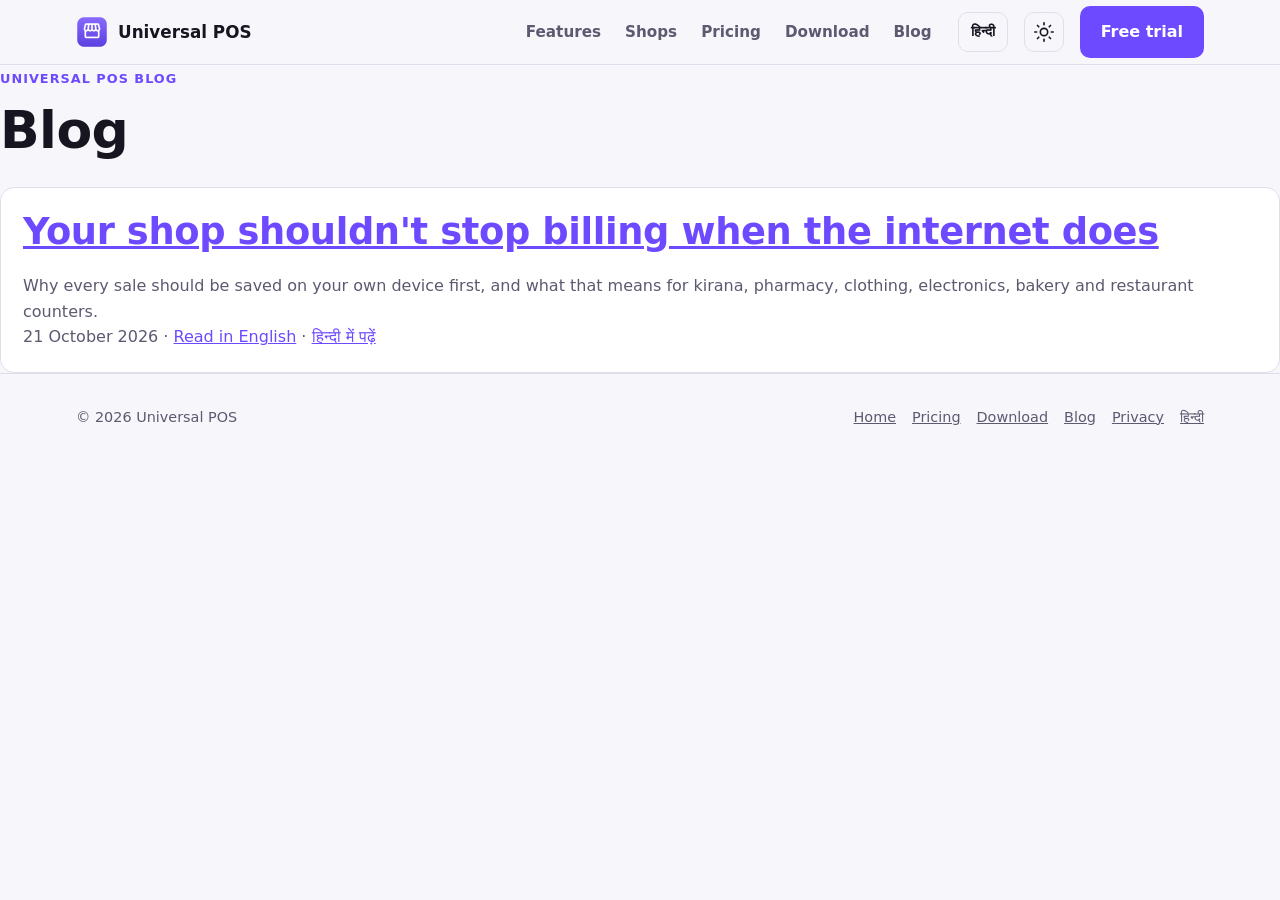
<file: blog/index.html>
<!doctype html>
<html lang="en">
<head>
<meta charset="utf-8">
<meta name="viewport" content="width=device-width, initial-scale=1">
<!-- Google tag (gtag.js) -->
<script async src="https://www.googletagmanager.com/gtag/js?id=G-1BH9V4SG4S"></script>
<script>
  window.dataLayer = window.dataLayer || [];
  function gtag(){dataLayer.push(arguments);}
  gtag('js', new Date());

  gtag('config', 'G-1BH9V4SG4S');
</script>
<title>Universal POS Blog — Retail, Restaurant &amp; GST Billing Insights</title>
<meta name="description" content="Tips, guides, and insights for Indian shop owners: offline POS billing, GST compliance, inventory control, thermal printing, and multi-counter till setup.">
<meta name="keywords" content="POS blog, retail billing tips, GST billing guide, restaurant billing software, offline POS insights, kirana store management">
<meta name="robots" content="index, follow, max-image-preview:large, max-snippet:-1, max-video-preview:-1">
<meta name="author" content="Universal POS">
<meta name="theme-color" content="#6d4aff">

<link rel="canonical" href="https://universalpos2026-cyber.github.io/universalpos/blog/">
<meta property="og:site_name" content="Universal POS">
<meta property="og:title" content="Universal POS Blog — Retail &amp; Restaurant Billing Insights">
<meta property="og:description" content="Tips, guides, and insights for Indian shop owners: offline POS billing, GST compliance, and stock control.">
<meta property="og:image" content="https://universalpos2026-cyber.github.io/universalpos/assets/og.jpg">
<meta property="og:image:secure_url" content="https://universalpos2026-cyber.github.io/universalpos/assets/og.jpg">
<meta property="og:image:type" content="image/jpeg">
<meta property="og:image:width" content="1200">
<meta property="og:image:height" content="630">
<meta property="og:type" content="website">
<meta property="og:url" content="https://universalpos2026-cyber.github.io/universalpos/blog/">
<meta property="og:locale" content="en_IN">

<meta name="twitter:card" content="summary_large_image">
<meta name="twitter:title" content="Universal POS Blog — Retail &amp; Restaurant Billing Insights">
<meta name="twitter:description" content="Tips, guides, and insights for Indian shop owners: offline POS billing, GST compliance, and stock control.">
<meta name="twitter:image" content="https://universalpos2026-cyber.github.io/universalpos/assets/og.jpg">

<link rel="icon" type="image/png" href="../assets/logo.png">
<link rel="apple-touch-icon" href="../assets/logo.png">
<link rel="stylesheet" href="../assets/site.css?v=6">

<script type="application/ld+json">
{
  "@context": "https://schema.org",
  "@graph": [
    {
      "@type": "BreadcrumbList",
      "itemListElement": [
        {
          "@type": "ListItem",
          "position": 1,
          "name": "Home",
          "item": "https://universalpos2026-cyber.github.io/universalpos/"
        },
        {
          "@type": "ListItem",
          "position": 2,
          "name": "Blog",
          "item": "https://universalpos2026-cyber.github.io/universalpos/blog/"
        }
      ]
    },
    {
      "@type": "CollectionPage",
      "@id": "https://universalpos2026-cyber.github.io/universalpos/blog/#webpage",
      "url": "https://universalpos2026-cyber.github.io/universalpos/blog/",
      "name": "Universal POS Blog",
      "description": "Tips, guides, and news for Indian shop owners regarding offline POS, GST, and inventory management.",
      "publisher": {
        "@type": "Organization",
        "name": "Universal POS",
        "url": "https://universalpos2026-cyber.github.io/universalpos/",
        "logo": "https://universalpos2026-cyber.github.io/universalpos/assets/logo.png"
      }
    }
  ]
}
</script>
<script>try { const t = localStorage.getItem("theme"); if (t) document.documentElement.dataset.theme = t; } catch (e) {}</script>
</head>
<body>
<a href="#main" class="skip-link">Skip to main content</a>

<svg width="0" height="0" style="position:absolute" aria-hidden="true">
  <symbol id="i-sun" viewBox="0 0 24 24"><circle cx="12" cy="12" r="4"/><path d="M12 2v2M12 20v2M4.9 4.9l1.4 1.4M17.7 17.7l1.4 1.4M2 12h2M20 12h2M4.9 19.1l1.4-1.4M17.7 6.3l1.4-1.4"/></symbol>
  <symbol id="i-menu" viewBox="0 0 24 24"><path d="M4 7h16M4 12h16M4 17h16"/></symbol>
  <symbol id="i-download" viewBox="0 0 24 24"><path d="M12 3v12M7 10l5 5 5-5M4 20h16"/></symbol>
  <symbol id="i-chat" viewBox="0 0 24 24"><path d="M20 11.5a8.5 8.5 0 0 1-12.6 7.4L3 20l1.2-4.2A8.5 8.5 0 1 1 20 11.5z"/></symbol>
</svg>

<header class="top">
  <div class="wrap nav">
    <a class="brand" href="../index.html"><img src="../assets/logo.png" alt="Universal POS logo" width="32" height="32">Universal POS</a>
    <nav class="nav-links" id="navLinks" aria-label="Sections">
      <a href="../index.html#features">Features</a>
      <a href="../index.html#shops">Shops</a>
      <a href="../index.html#pricing">Pricing</a>
      <a href="../index.html#download">Download</a>
      <a href="index.html">Blog</a>
    </nav>
    <a class="lang-btn" href="../hi.html" hreflang="hi" lang="hi" title="हिन्दी में पढ़ें">हिन्दी</a>
    <button class="icon-btn" id="themeBtn" type="button" aria-label="Switch light or dark"><svg class="i"><use href="#i-sun"/></svg></button>
    <button class="icon-btn menu-btn" id="menuBtn" type="button" aria-label="Open menu" aria-expanded="false" aria-controls="navLinks"><svg class="i"><use href="#i-menu"/></svg></button>
    <a class="btn btn-primary cta-top" href="../index.html#download">Free trial</a>
  </div>
</header>

<main id="main">
<div class="post-list">
  <div><span class="eyebrow">Universal POS blog</span><h1>Blog</h1></div>
  <article class="card">
    <h2><a href="billing-without-internet.html">Your shop shouldn't stop billing when the internet does</a></h2>
    <p>Why every sale should be saved on your own device first, and what that means for kirana, pharmacy, clothing,
      electronics, bakery and restaurant counters.</p>
    <p class="meta">21 October 2026 · <a href="billing-without-internet.html">Read in English</a> ·
      <a href="billing-without-internet-hi.html" lang="hi">हिन्दी में पढ़ें</a></p>
  </article>
</div>
</main>

<footer>
  <div class="wrap">
    <span>© 2026 Universal POS</span>
    <nav aria-label="Footer">
      <a href="../index.html">Home</a><a href="../index.html#pricing">Pricing</a><a href="../index.html#download">Download</a><a href="index.html">Blog</a><a href="../index.html#privacy">Privacy</a><a href="../hi.html" hreflang="hi" lang="hi">हिन्दी</a>
    </nav>
  </div>
</footer>

<script src="../assets/blog.js?v=1"></script>
</body>
</html>
</file>
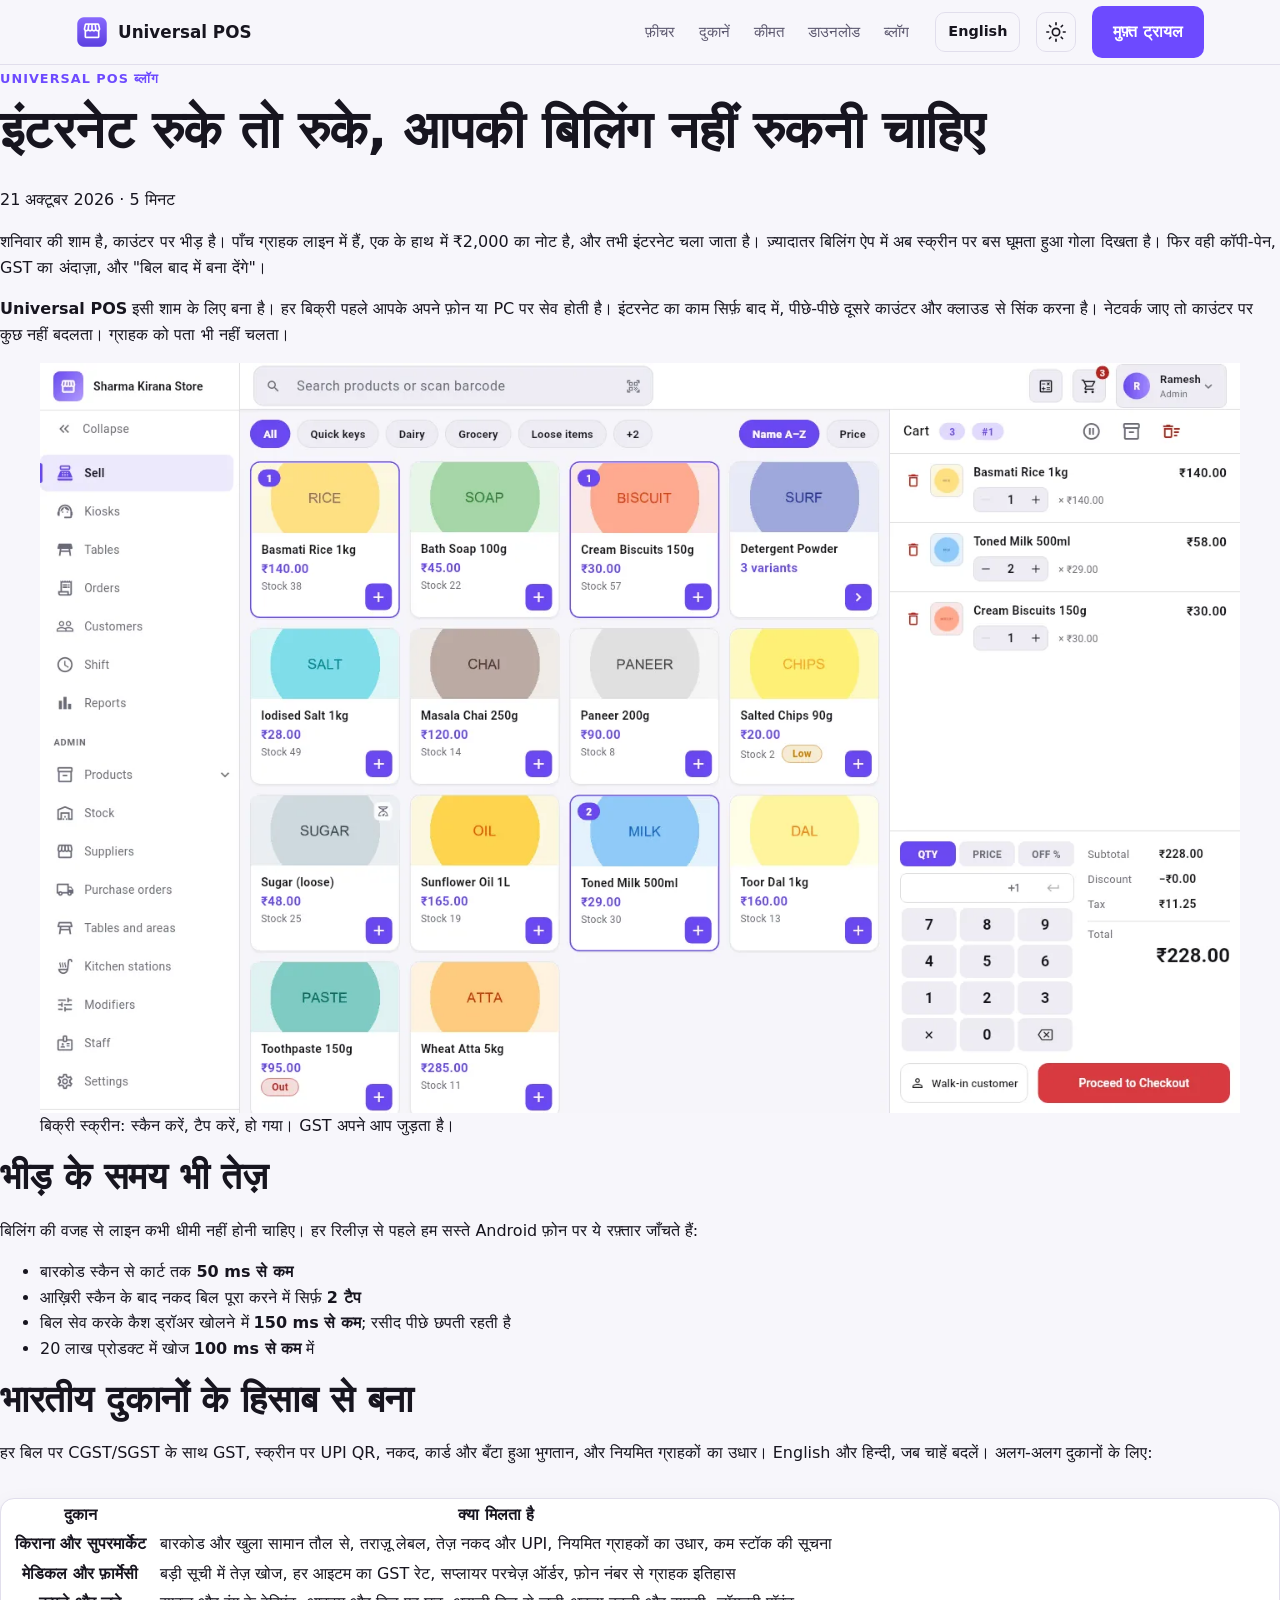
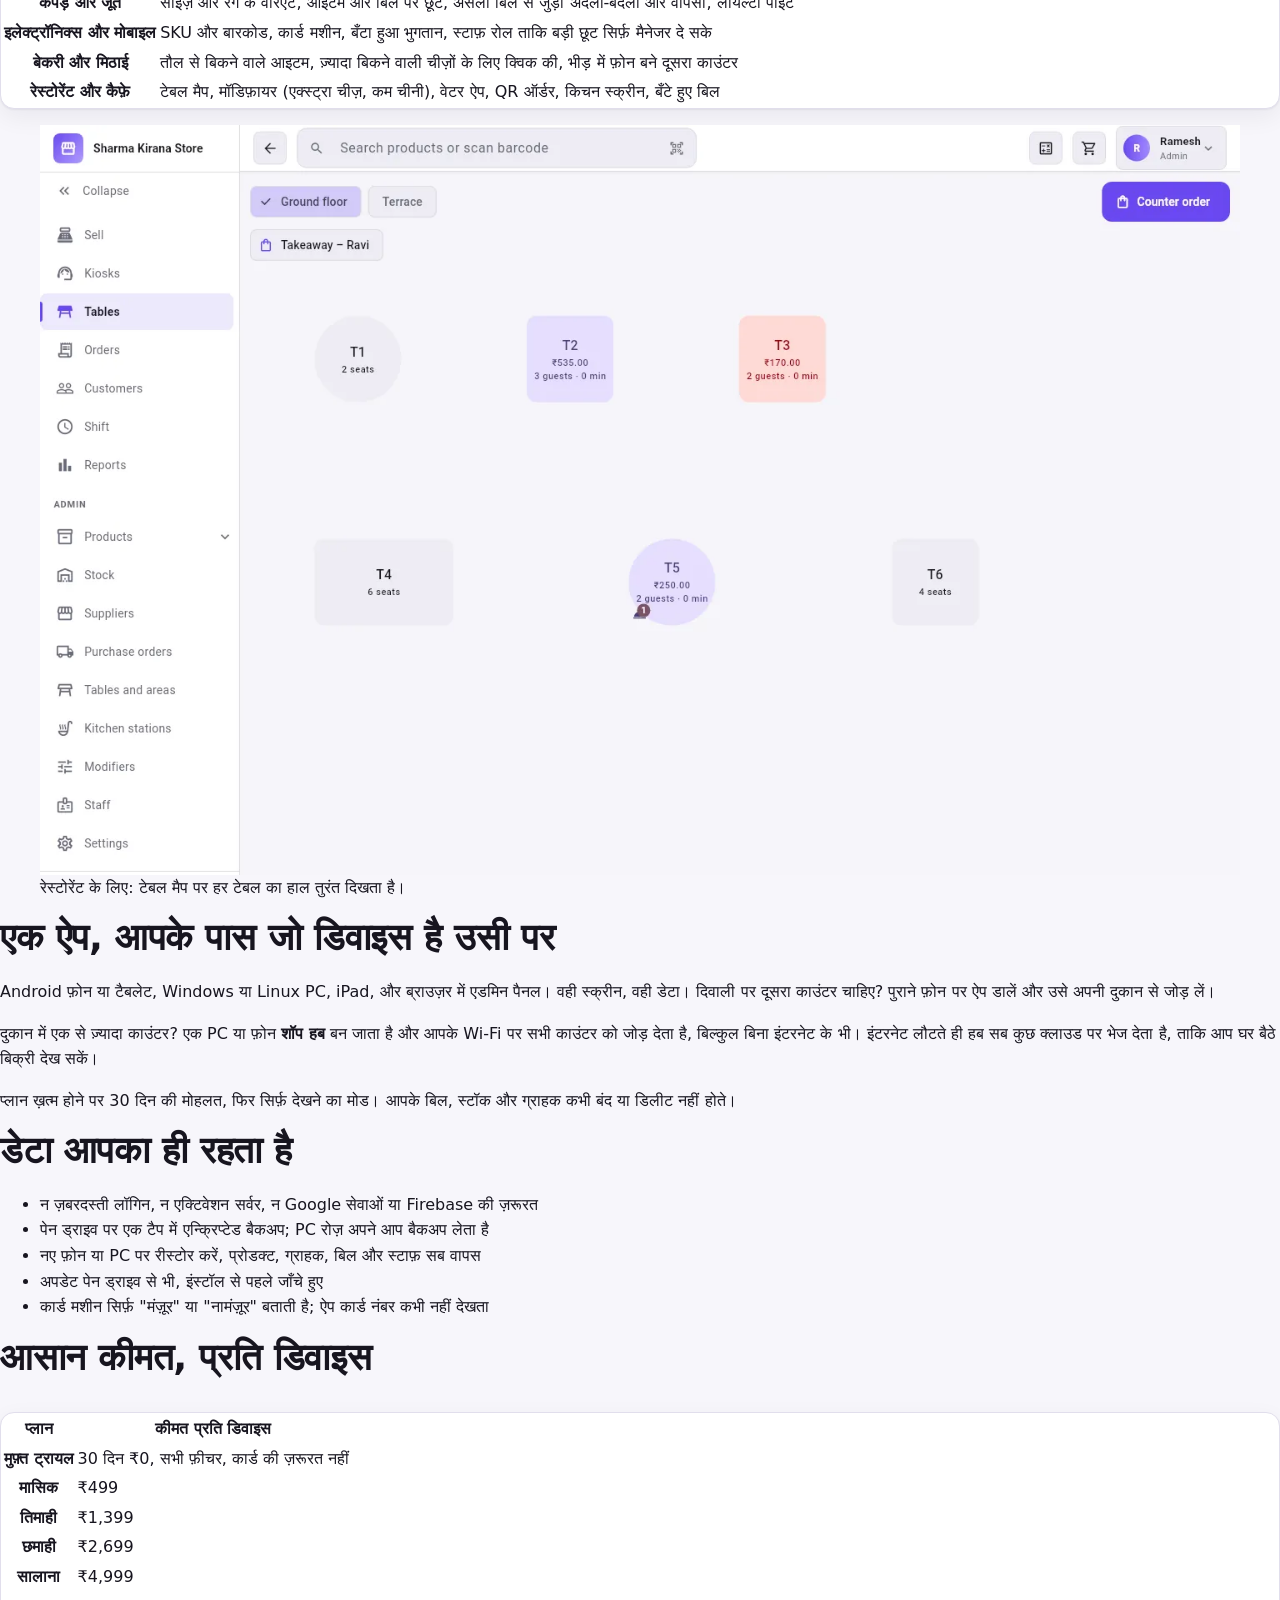
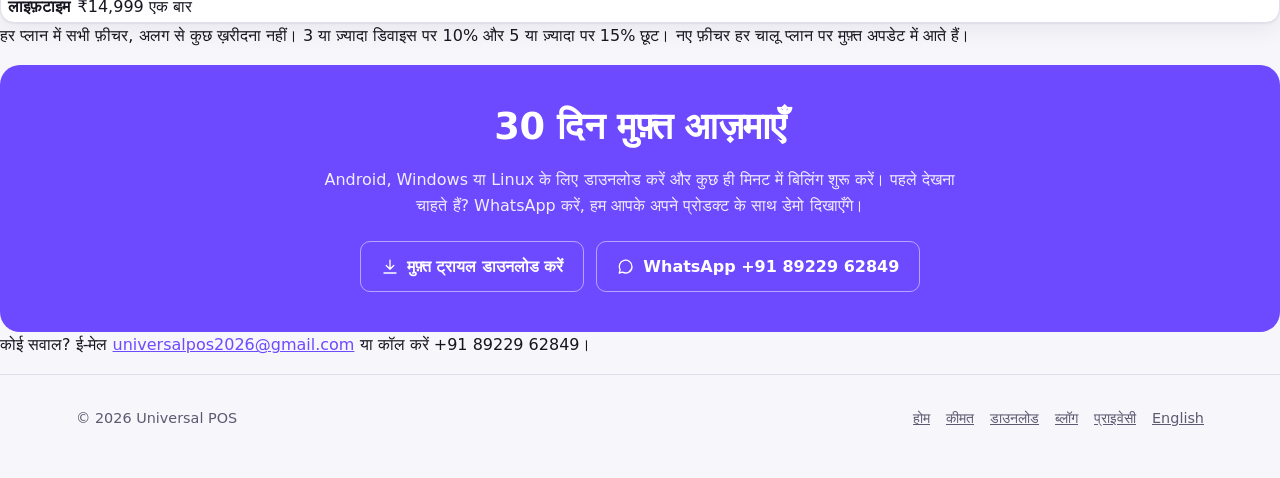
<file: blog/billing-without-internet-hi.html>
<!doctype html>
<html lang="hi">
<head>
<meta charset="utf-8">
<meta name="viewport" content="width=device-width, initial-scale=1">
<!-- Google tag (gtag.js) -->
<script async src="https://www.googletagmanager.com/gtag/js?id=G-1BH9V4SG4S"></script>
<script>
  window.dataLayer = window.dataLayer || [];
  function gtag(){dataLayer.push(arguments);}
  gtag('js', new Date());

  gtag('config', 'G-1BH9V4SG4S');
</script>
<title>बिना इंटरनेट बिलिंग: दुकानों के लिए ऑफ़लाइन POS क्यों जरूरी है | Universal POS</title>
<meta name="description" content="भारतीय दुकानों के लिए ऐसा बिलिंग सॉफ़्टवेयर जो इंटरनेट जाने पर भी चलता रहे: GST इनवॉइस, UPI QR, स्टॉक, ग्राहक खाता और काउंटर सिंक। 30 दिन फ्री ट्रायल।">
<meta name="keywords" content="बिना इंटरनेट बिलिंग, ऑफ़लाइन POS सॉफ्टवेयर, दुकान बिलिंग ऐप, ऑफ़लाइन GST बिलिंग, किराना बिलिंग सिस्टम">
<meta name="robots" content="index, follow, max-image-preview:large, max-snippet:-1, max-video-preview:-1">
<meta name="author" content="Universal POS Team">
<meta name="theme-color" content="#6d4aff">

<!-- Canonical & Multilingual Hreflang -->
<link rel="canonical" href="https://universalpos2026-cyber.github.io/universalpos/blog/billing-without-internet-hi.html">
<link rel="alternate" hreflang="x-default" href="https://universalpos2026-cyber.github.io/universalpos/blog/billing-without-internet.html">
<link rel="alternate" hreflang="en" href="https://universalpos2026-cyber.github.io/universalpos/blog/billing-without-internet.html">
<link rel="alternate" hreflang="hi" href="https://universalpos2026-cyber.github.io/universalpos/blog/billing-without-internet-hi.html">

<!-- Open Graph -->
<meta property="og:site_name" content="Universal POS">
<meta property="og:title" content="इंटरनेट रुके तो रुके, आपकी बिलिंग नहीं रुकनी चाहिए">
<meta property="og:description" content="बिना इंटरनेट चलने वाली बिलिंग: GST, UPI QR, स्टॉक, उधार, रेस्टोरेंट टेबल। 30 दिन मुफ़्त।">
<meta property="og:image" content="https://universalpos2026-cyber.github.io/universalpos/assets/og.jpg">
<meta property="og:image:secure_url" content="https://universalpos2026-cyber.github.io/universalpos/assets/og.jpg">
<meta property="og:image:type" content="image/jpeg">
<meta property="og:image:width" content="1200">
<meta property="og:image:height" content="630">
<meta property="og:type" content="article">
<meta property="og:url" content="https://universalpos2026-cyber.github.io/universalpos/blog/billing-without-internet-hi.html">
<meta property="og:locale" content="hi_IN">
<meta property="og:locale:alternate" content="en_IN">

<!-- Twitter Card -->
<meta name="twitter:card" content="summary_large_image">
<meta name="twitter:title" content="बिना इंटरनेट बिलिंग: दुकानों के लिए ऑफ़लाइन POS">
<meta name="twitter:description" content="भारतीय दुकानों के लिए ऑफ़लाइन POS। GST, UPI QR, स्टॉक, ग्राहक उधार खाता। 30 दिन फ्री ट्रायल।">
<meta name="twitter:image" content="https://universalpos2026-cyber.github.io/universalpos/assets/og.jpg">

<link rel="icon" type="image/png" href="../assets/logo.png">
<link rel="apple-touch-icon" href="../assets/logo.png">
<link rel="stylesheet" href="../assets/site.css?v=6">

<!-- Article & Breadcrumb Schema (JSON-LD) in Hindi -->
<script type="application/ld+json">
{
  "@context": "https://schema.org",
  "@graph": [
    {
      "@type": "BreadcrumbList",
      "itemListElement": [
        {
          "@type": "ListItem",
          "position": 1,
          "name": "होम",
          "item": "https://universalpos2026-cyber.github.io/universalpos/hi.html"
        },
        {
          "@type": "ListItem",
          "position": 2,
          "name": "ब्लॉग",
          "item": "https://universalpos2026-cyber.github.io/universalpos/blog/"
        },
        {
          "@type": "ListItem",
          "position": 3,
          "name": "बिना इंटरनेट बिलिंग",
          "item": "https://universalpos2026-cyber.github.io/universalpos/blog/billing-without-internet-hi.html"
        }
      ]
    },
    {
      "@type": "BlogPosting",
      "@id": "https://universalpos2026-cyber.github.io/universalpos/blog/billing-without-internet-hi.html#article",
      "headline": "इंटरनेट रुके तो रुके, आपकी बिलिंग नहीं रुकनी चाहिए",
      "description": "भारतीय दुकानों के लिए ऐसा बिलिंग सॉफ़्टवेयर जो इंटरनेट जाने पर भी बिना रुकावट चलता रहे।",
      "image": "https://universalpos2026-cyber.github.io/universalpos/assets/og.jpg",
      "datePublished": "2026-10-21T09:00:00+05:30",
      "dateModified": "2026-11-07T11:00:00+05:30",
      "inLanguage": "hi-IN",
      "author": {
        "@type": "Organization",
        "name": "Universal POS Team",
        "url": "https://universalpos2026-cyber.github.io/universalpos/"
      },
      "publisher": {
        "@type": "Organization",
        "name": "Universal POS",
        "url": "https://universalpos2026-cyber.github.io/universalpos/",
        "logo": {
          "@type": "ImageObject",
          "url": "https://universalpos2026-cyber.github.io/universalpos/assets/logo.png"
        }
      },
      "mainEntityOfPage": "https://universalpos2026-cyber.github.io/universalpos/blog/billing-without-internet-hi.html"
    }
  ]
}
</script>
<script>try { const t = localStorage.getItem("theme"); if (t) document.documentElement.dataset.theme = t; } catch (e) {}</script>
</head>
<body>
<a href="#main" class="skip-link">सीधे मुख्य सामग्री पर जाएँ</a>

<svg width="0" height="0" style="position:absolute" aria-hidden="true">
  <symbol id="i-sun" viewBox="0 0 24 24"><circle cx="12" cy="12" r="4"/><path d="M12 2v2M12 20v2M4.9 4.9l1.4 1.4M17.7 17.7l1.4 1.4M2 12h2M20 12h2M4.9 19.1l1.4-1.4M17.7 6.3l1.4-1.4"/></symbol>
  <symbol id="i-menu" viewBox="0 0 24 24"><path d="M4 7h16M4 12h16M4 17h16"/></symbol>
  <symbol id="i-download" viewBox="0 0 24 24"><path d="M12 3v12M7 10l5 5 5-5M4 20h16"/></symbol>
  <symbol id="i-chat" viewBox="0 0 24 24"><path d="M20 11.5a8.5 8.5 0 0 1-12.6 7.4L3 20l1.2-4.2A8.5 8.5 0 1 1 20 11.5z"/></symbol>
</svg>

<header class="top">
  <div class="wrap nav">
    <a class="brand" href="../hi.html"><img src="../assets/logo.png" alt="Universal POS लोगो" width="32" height="32">Universal POS</a>
    <nav class="nav-links" id="navLinks" aria-label="हिस्से">
      <a href="../hi.html#features">फ़ीचर</a>
      <a href="../hi.html#shops">दुकानें</a>
      <a href="../hi.html#pricing">कीमत</a>
      <a href="../hi.html#download">डाउनलोड</a>
      <a href="index.html">ब्लॉग</a>
    </nav>
    <a class="lang-btn" href="billing-without-internet.html" hreflang="en" lang="en" title="Read in English">English</a>
    <button class="icon-btn" id="themeBtn" type="button" aria-label="लाइट या डार्क"><svg class="i"><use href="#i-sun"/></svg></button>
    <button class="icon-btn menu-btn" id="menuBtn" type="button" aria-label="मेन्यू खोलें" aria-expanded="false" aria-controls="navLinks"><svg class="i"><use href="#i-menu"/></svg></button>
    <a class="btn btn-primary cta-top" href="../hi.html#download">मुफ़्त ट्रायल</a>
  </div>
</header>

<main id="main">
<article class="post">
  <span class="eyebrow">Universal POS ब्लॉग</span>
  <h1>इंटरनेट रुके तो रुके, आपकी बिलिंग नहीं रुकनी चाहिए</h1>
  <p class="meta">21 अक्टूबर 2026 · 5 मिनट</p>

  <p>शनिवार की शाम है, काउंटर पर भीड़ है। पाँच ग्राहक लाइन में हैं, एक के हाथ में ₹2,000 का नोट है, और तभी इंटरनेट
    चला जाता है। ज़्यादातर बिलिंग ऐप में अब स्क्रीन पर बस घूमता हुआ गोला दिखता है। फिर वही कॉपी-पेन, GST का अंदाज़ा, और
    "बिल बाद में बना देंगे"।</p>

  <p><strong>Universal POS</strong> इसी शाम के लिए बना है। हर बिक्री पहले आपके अपने फ़ोन या PC पर सेव होती है। इंटरनेट
    का काम सिर्फ़ बाद में, पीछे-पीछे दूसरे काउंटर और क्लाउड से सिंक करना है। नेटवर्क जाए तो काउंटर पर कुछ नहीं बदलता।
    ग्राहक को पता भी नहीं चलता।</p>

  <figure>
    <img src="../assets/screens/light/11-cart.webp" width="1440" height="900" loading="lazy" alt="Universal POS बिक्री स्क्रीन: कार्ट, नंबर पैड और GST जोड़">
    <figcaption>बिक्री स्क्रीन: स्कैन करें, टैप करें, हो गया। GST अपने आप जुड़ता है।</figcaption>
  </figure>

  <h2>भीड़ के समय भी तेज़</h2>
  <p>बिलिंग की वजह से लाइन कभी धीमी नहीं होनी चाहिए। हर रिलीज़ से पहले हम सस्ते Android फ़ोन पर ये रफ़्तार जाँचते हैं:</p>
  <ul>
    <li>बारकोड स्कैन से कार्ट तक <strong>50 ms से कम</strong></li>
    <li>आख़िरी स्कैन के बाद नकद बिल पूरा करने में सिर्फ़ <strong>2 टैप</strong></li>
    <li>बिल सेव करके कैश ड्रॉअर खोलने में <strong>150 ms से कम</strong>; रसीद पीछे छपती रहती है</li>
    <li>20 लाख प्रोडक्ट में खोज <strong>100 ms से कम</strong> में</li>
  </ul>

  <h2>भारतीय दुकानों के हिसाब से बना</h2>
  <p>हर बिल पर CGST/SGST के साथ GST, स्क्रीन पर UPI QR, नकद, कार्ड और बँटा हुआ भुगतान, और नियमित ग्राहकों का उधार।
    English और हिन्दी, जब चाहें बदलें। अलग-अलग दुकानों के लिए:</p>

  <div class="table-wrap">
    <table>
      <thead><tr><th scope="col">दुकान</th><th scope="col">क्या मिलता है</th></tr></thead>
      <tbody>
        <tr><th scope="row">किराना और सुपरमार्केट</th><td>बारकोड और खुला सामान तौल से, तराज़ू लेबल, तेज़ नकद और UPI, नियमित ग्राहकों का उधार, कम स्टॉक की सूचना</td></tr>
        <tr><th scope="row">मेडिकल और फ़ार्मेसी</th><td>बड़ी सूची में तेज़ खोज, हर आइटम का GST रेट, सप्लायर परचेज़ ऑर्डर, फ़ोन नंबर से ग्राहक इतिहास</td></tr>
        <tr><th scope="row">कपड़े और जूते</th><td>साइज़ और रंग के वेरिएंट, आइटम और बिल पर छूट, असली बिल से जुड़ी अदला-बदली और वापसी, लॉयल्टी पॉइंट</td></tr>
        <tr><th scope="row">इलेक्ट्रॉनिक्स और मोबाइल</th><td>SKU और बारकोड, कार्ड मशीन, बँटा हुआ भुगतान, स्टाफ़ रोल ताकि बड़ी छूट सिर्फ़ मैनेजर दे सके</td></tr>
        <tr><th scope="row">बेकरी और मिठाई</th><td>तौल से बिकने वाले आइटम, ज़्यादा बिकने वाली चीज़ों के लिए क्विक की, भीड़ में फ़ोन बने दूसरा काउंटर</td></tr>
        <tr><th scope="row">रेस्टोरेंट और कैफ़े</th><td>टेबल मैप, मॉडिफ़ायर (एक्स्ट्रा चीज़, कम चीनी), वेटर ऐप, QR ऑर्डर, किचन स्क्रीन, बँटे हुए बिल</td></tr>
      </tbody>
    </table>
  </div>

  <figure>
    <img src="../assets/screens/light/80-tables.webp" width="1440" height="900" loading="lazy" alt="रेस्टोरेंट टेबल मैप: खाली, ऑर्डर हुई और बिल माँगी टेबल">
    <figcaption>रेस्टोरेंट के लिए: टेबल मैप पर हर टेबल का हाल तुरंत दिखता है।</figcaption>
  </figure>

  <h2>एक ऐप, आपके पास जो डिवाइस है उसी पर</h2>
  <p>Android फ़ोन या टैबलेट, Windows या Linux PC, iPad, और ब्राउज़र में एडमिन पैनल। वही स्क्रीन, वही डेटा। दिवाली पर
    दूसरा काउंटर चाहिए? पुराने फ़ोन पर ऐप डालें और उसे अपनी दुकान से जोड़ लें।</p>
  <p>दुकान में एक से ज़्यादा काउंटर? एक PC या फ़ोन <strong>शॉप हब</strong> बन जाता है और आपके Wi-Fi पर सभी काउंटर को
    जोड़ देता है, बिल्कुल बिना इंटरनेट के भी। इंटरनेट लौटते ही हब सब कुछ क्लाउड पर भेज देता है, ताकि आप घर बैठे बिक्री देख सकें।</p>

  <p class="pull">प्लान ख़त्म होने पर 30 दिन की मोहलत, फिर सिर्फ़ देखने का मोड। आपके बिल, स्टॉक और ग्राहक कभी बंद या
    डिलीट नहीं होते।</p>

  <h2>डेटा आपका ही रहता है</h2>
  <ul>
    <li>न ज़बरदस्ती लॉगिन, न एक्टिवेशन सर्वर, न Google सेवाओं या Firebase की ज़रूरत</li>
    <li>पेन ड्राइव पर एक टैप में एन्क्रिप्टेड बैकअप; PC रोज़ अपने आप बैकअप लेता है</li>
    <li>नए फ़ोन या PC पर रीस्टोर करें, प्रोडक्ट, ग्राहक, बिल और स्टाफ़ सब वापस</li>
    <li>अपडेट पेन ड्राइव से भी, इंस्टॉल से पहले जाँचे हुए</li>
    <li>कार्ड मशीन सिर्फ़ "मंज़ूर" या "नामंज़ूर" बताती है; ऐप कार्ड नंबर कभी नहीं देखता</li>
  </ul>

  <h2>आसान कीमत, प्रति डिवाइस</h2>
  <div class="table-wrap">
    <table>
      <thead><tr><th scope="col">प्लान</th><th scope="col">कीमत प्रति डिवाइस</th></tr></thead>
      <tbody>
        <tr><th scope="row">मुफ़्त ट्रायल</th><td>30 दिन ₹0, सभी फ़ीचर, कार्ड की ज़रूरत नहीं</td></tr>
        <tr><th scope="row">मासिक</th><td>₹499</td></tr>
        <tr><th scope="row">तिमाही</th><td>₹1,399</td></tr>
        <tr><th scope="row">छमाही</th><td>₹2,699</td></tr>
        <tr><th scope="row">सालाना</th><td>₹4,999</td></tr>
        <tr><th scope="row">लाइफ़टाइम</th><td>₹14,999 एक बार</td></tr>
      </tbody>
    </table>
  </div>
  <p>हर प्लान में सभी फ़ीचर, अलग से कुछ ख़रीदना नहीं। 3 या ज़्यादा डिवाइस पर 10% और 5 या ज़्यादा पर 15% छूट। नए फ़ीचर
    हर चालू प्लान पर मुफ़्त अपडेट में आते हैं।</p>

  <div class="cta-band">
    <h2 style="margin-top:0">30 दिन मुफ़्त आज़माएँ</h2>
    <p>Android, Windows या Linux के लिए डाउनलोड करें और कुछ ही मिनट में बिलिंग शुरू करें। पहले देखना चाहते हैं? WhatsApp
      करें, हम आपके अपने प्रोडक्ट के साथ डेमो दिखाएँगे।</p>
    <div class="hero-actions">
      <a class="btn btn-ghost" href="../hi.html#download"><svg class="i"><use href="#i-download"/></svg>मुफ़्त ट्रायल डाउनलोड करें</a>
      <a class="btn btn-ghost" href="https://wa.me/918922962849" data-wa-text="नमस्ते, मैंने Universal POS का ब्लॉग पढ़ा, डेमो देखना है।"><svg class="i"><use href="#i-chat"/></svg>WhatsApp +91 89229 62849</a>
    </div>
  </div>

  <p class="meta">कोई सवाल? ई-मेल <a href="mailto:universalpos2026@gmail.com">universalpos2026@gmail.com</a> या कॉल
    करें +91 89229 62849।</p>
</article>
</main>

<footer>
  <div class="wrap">
    <span>© 2026 Universal POS</span>
    <nav aria-label="फ़ुटर">
      <a href="../hi.html">होम</a><a href="../hi.html#pricing">कीमत</a><a href="../hi.html#download">डाउनलोड</a><a href="index.html">ब्लॉग</a><a href="../hi.html#privacy">प्राइवेसी</a><a href="billing-without-internet.html" hreflang="en" lang="en">English</a>
    </nav>
  </div>
</footer>

<script src="../assets/blog.js?v=1"></script>
</body>
</html>
</file>
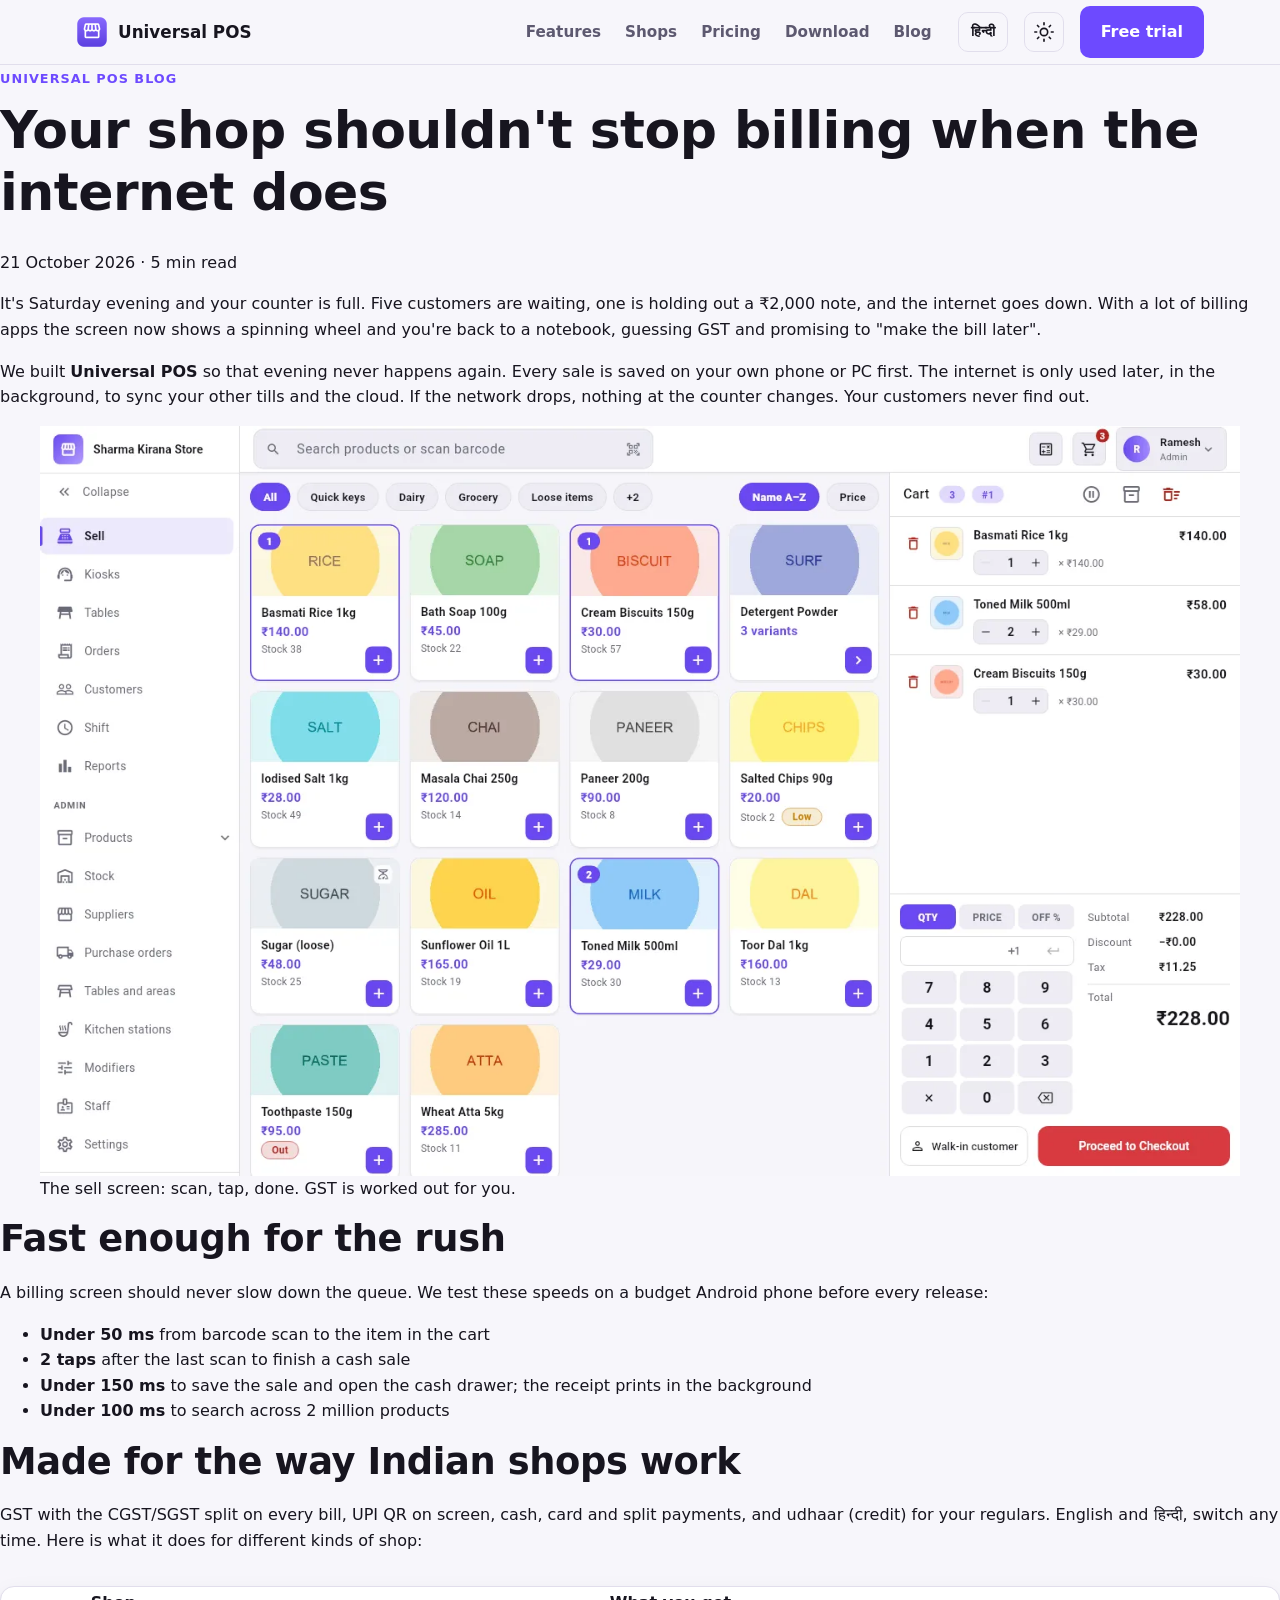
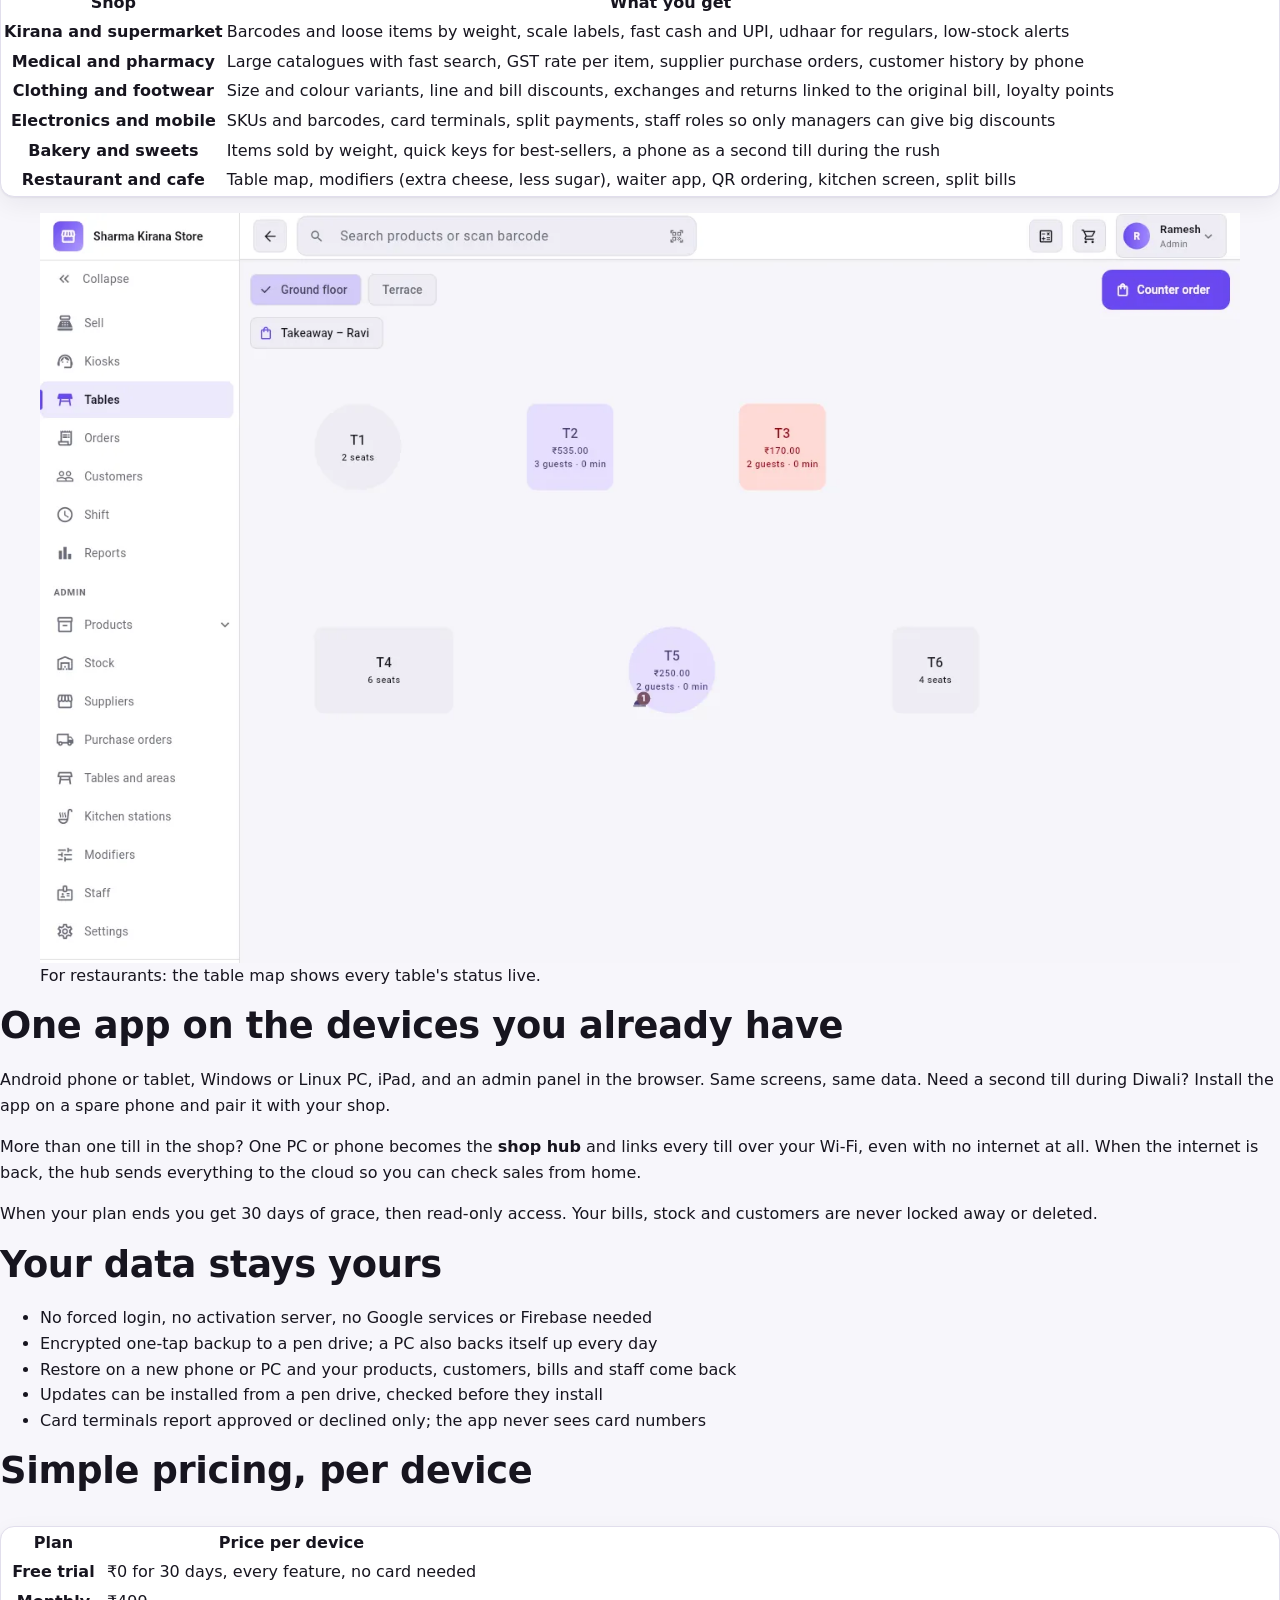
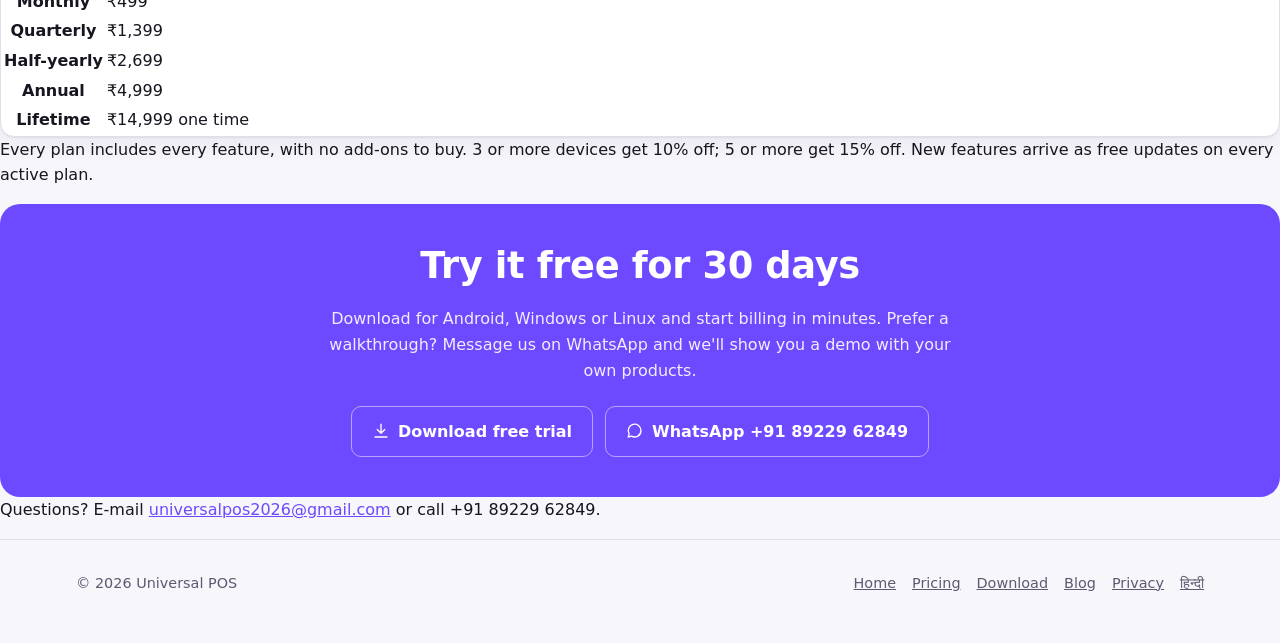
<file: blog/billing-without-internet.html>
<!doctype html>
<html lang="en">
<head>
<meta charset="utf-8">
<meta name="viewport" content="width=device-width, initial-scale=1">
<!-- Google tag (gtag.js) -->
<script async src="https://www.googletagmanager.com/gtag/js?id=G-1BH9V4SG4S"></script>
<script>
  window.dataLayer = window.dataLayer || [];
  function gtag(){dataLayer.push(arguments);}
  gtag('js', new Date());

  gtag('config', 'G-1BH9V4SG4S');
</script>
<title>Why Your Shop Needs Billing That Works Without Internet | Universal POS</title>
<meta name="description" content="Why Indian retail shops, kiranas, and cafes need offline-first POS software that never stalls when internet drops. Local SQLite WAL, GST invoicing, UPI QR, and instant till sync.">
<meta name="keywords" content="billing without internet, offline POS software, retail billing app, offline GST billing, point of sale without wifi, kirana billing system">
<meta name="robots" content="index, follow, max-image-preview:large, max-snippet:-1, max-video-preview:-1">
<meta name="author" content="Universal POS Team">
<meta name="theme-color" content="#6d4aff">

<!-- Canonical & Multilingual Hreflang -->
<link rel="canonical" href="https://universalpos2026-cyber.github.io/universalpos/blog/billing-without-internet.html">
<link rel="alternate" hreflang="x-default" href="https://universalpos2026-cyber.github.io/universalpos/blog/billing-without-internet.html">
<link rel="alternate" hreflang="en" href="https://universalpos2026-cyber.github.io/universalpos/blog/billing-without-internet.html">
<link rel="alternate" hreflang="hi" href="https://universalpos2026-cyber.github.io/universalpos/blog/billing-without-internet-hi.html">

<!-- Open Graph -->
<meta property="og:site_name" content="Universal POS">
<meta property="og:title" content="Your shop shouldn't stop billing when the internet does">
<meta property="og:description" content="Offline-first billing for Indian shops: GST, UPI QR, stock, customer khata, and restaurant tables. 30-day free trial.">
<meta property="og:image" content="https://universalpos2026-cyber.github.io/universalpos/assets/og.jpg">
<meta property="og:image:secure_url" content="https://universalpos2026-cyber.github.io/universalpos/assets/og.jpg">
<meta property="og:image:type" content="image/jpeg">
<meta property="og:image:width" content="1200">
<meta property="og:image:height" content="630">
<meta property="og:type" content="article">
<meta property="og:url" content="https://universalpos2026-cyber.github.io/universalpos/blog/billing-without-internet.html">
<meta property="og:locale" content="en_IN">
<meta property="og:locale:alternate" content="hi_IN">

<!-- Twitter Card -->
<meta name="twitter:card" content="summary_large_image">
<meta name="twitter:title" content="Why Your Shop Needs Billing That Works Without Internet">
<meta name="twitter:description" content="Offline-first billing for Indian shops: GST, UPI QR, stock, customer khata, and restaurant tables. 30-day free trial.">
<meta name="twitter:image" content="https://universalpos2026-cyber.github.io/universalpos/assets/og.jpg">

<link rel="icon" type="image/png" href="../assets/logo.png">
<link rel="apple-touch-icon" href="../assets/logo.png">
<link rel="stylesheet" href="../assets/site.css?v=6">

<!-- Article & Breadcrumb Schema (JSON-LD) -->
<script type="application/ld+json">
{
  "@context": "https://schema.org",
  "@graph": [
    {
      "@type": "BreadcrumbList",
      "itemListElement": [
        {
          "@type": "ListItem",
          "position": 1,
          "name": "Home",
          "item": "https://universalpos2026-cyber.github.io/universalpos/"
        },
        {
          "@type": "ListItem",
          "position": 2,
          "name": "Blog",
          "item": "https://universalpos2026-cyber.github.io/universalpos/blog/"
        },
        {
          "@type": "ListItem",
          "position": 3,
          "name": "Billing Without Internet",
          "item": "https://universalpos2026-cyber.github.io/universalpos/blog/billing-without-internet.html"
        }
      ]
    },
    {
      "@type": "BlogPosting",
      "@id": "https://universalpos2026-cyber.github.io/universalpos/blog/billing-without-internet.html#article",
      "headline": "Your shop shouldn't stop billing when the internet does",
      "description": "Why Indian retail shops, kiranas, and cafes need offline-first POS software that never stalls when internet drops.",
      "image": "https://universalpos2026-cyber.github.io/universalpos/assets/og.jpg",
      "datePublished": "2026-10-21T09:00:00+05:30",
      "dateModified": "2026-11-07T11:00:00+05:30",
      "author": {
        "@type": "Organization",
        "name": "Universal POS Team",
        "url": "https://universalpos2026-cyber.github.io/universalpos/"
      },
      "publisher": {
        "@type": "Organization",
        "name": "Universal POS",
        "url": "https://universalpos2026-cyber.github.io/universalpos/",
        "logo": {
          "@type": "ImageObject",
          "url": "https://universalpos2026-cyber.github.io/universalpos/assets/logo.png"
        }
      },
      "mainEntityOfPage": "https://universalpos2026-cyber.github.io/universalpos/blog/billing-without-internet.html"
    }
  ]
}
</script>
<script>try { const t = localStorage.getItem("theme"); if (t) document.documentElement.dataset.theme = t; } catch (e) {}</script>
</head>
<body>
<a href="#main" class="skip-link">Skip to main content</a>

<svg width="0" height="0" style="position:absolute" aria-hidden="true">
  <symbol id="i-sun" viewBox="0 0 24 24"><circle cx="12" cy="12" r="4"/><path d="M12 2v2M12 20v2M4.9 4.9l1.4 1.4M17.7 17.7l1.4 1.4M2 12h2M20 12h2M4.9 19.1l1.4-1.4M17.7 6.3l1.4-1.4"/></symbol>
  <symbol id="i-menu" viewBox="0 0 24 24"><path d="M4 7h16M4 12h16M4 17h16"/></symbol>
  <symbol id="i-download" viewBox="0 0 24 24"><path d="M12 3v12M7 10l5 5 5-5M4 20h16"/></symbol>
  <symbol id="i-chat" viewBox="0 0 24 24"><path d="M20 11.5a8.5 8.5 0 0 1-12.6 7.4L3 20l1.2-4.2A8.5 8.5 0 1 1 20 11.5z"/></symbol>
</svg>

<header class="top">
  <div class="wrap nav">
    <a class="brand" href="../index.html"><img src="../assets/logo.png" alt="Universal POS logo" width="32" height="32">Universal POS</a>
    <nav class="nav-links" id="navLinks" aria-label="Sections">
      <a href="../index.html#features">Features</a>
      <a href="../index.html#shops">Shops</a>
      <a href="../index.html#pricing">Pricing</a>
      <a href="../index.html#download">Download</a>
      <a href="index.html">Blog</a>
    </nav>
    <a class="lang-btn" href="billing-without-internet-hi.html" hreflang="hi" lang="hi" title="हिन्दी में पढ़ें">हिन्दी</a>
    <button class="icon-btn" id="themeBtn" type="button" aria-label="Switch light or dark"><svg class="i"><use href="#i-sun"/></svg></button>
    <button class="icon-btn menu-btn" id="menuBtn" type="button" aria-label="Open menu" aria-expanded="false" aria-controls="navLinks"><svg class="i"><use href="#i-menu"/></svg></button>
    <a class="btn btn-primary cta-top" href="../index.html#download">Free trial</a>
  </div>
</header>

<main id="main">
<article class="post">
  <span class="eyebrow">Universal POS blog</span>
  <h1>Your shop shouldn't stop billing when the internet does</h1>
  <p class="meta">21 October 2026 · 5 min read</p>

  <p>It's Saturday evening and your counter is full. Five customers are waiting, one is holding out a ₹2,000 note,
    and the internet goes down. With a lot of billing apps the screen now shows a spinning wheel and you're back to a
    notebook, guessing GST and promising to "make the bill later".</p>

  <p>We built <strong>Universal POS</strong> so that evening never happens again. Every sale is saved on your own
    phone or PC first. The internet is only used later, in the background, to sync your other tills and the cloud.
    If the network drops, nothing at the counter changes. Your customers never find out.</p>

  <figure>
    <img src="../assets/screens/light/11-cart.webp" width="1440" height="900" loading="lazy" alt="Universal POS sell screen with a cart, number pad and GST totals">
    <figcaption>The sell screen: scan, tap, done. GST is worked out for you.</figcaption>
  </figure>

  <h2>Fast enough for the rush</h2>
  <p>A billing screen should never slow down the queue. We test these speeds on a budget Android phone before every
    release:</p>
  <ul>
    <li><strong>Under 50 ms</strong> from barcode scan to the item in the cart</li>
    <li><strong>2 taps</strong> after the last scan to finish a cash sale</li>
    <li><strong>Under 150 ms</strong> to save the sale and open the cash drawer; the receipt prints in the background</li>
    <li><strong>Under 100 ms</strong> to search across 2 million products</li>
  </ul>

  <h2>Made for the way Indian shops work</h2>
  <p>GST with the CGST/SGST split on every bill, UPI QR on screen, cash, card and split payments, and udhaar (credit)
    for your regulars. English and हिन्दी, switch any time. Here is what it does for different kinds of shop:</p>

  <div class="table-wrap">
    <table>
      <thead><tr><th scope="col">Shop</th><th scope="col">What you get</th></tr></thead>
      <tbody>
        <tr><th scope="row">Kirana and supermarket</th><td>Barcodes and loose items by weight, scale labels, fast cash and UPI, udhaar for regulars, low-stock alerts</td></tr>
        <tr><th scope="row">Medical and pharmacy</th><td>Large catalogues with fast search, GST rate per item, supplier purchase orders, customer history by phone</td></tr>
        <tr><th scope="row">Clothing and footwear</th><td>Size and colour variants, line and bill discounts, exchanges and returns linked to the original bill, loyalty points</td></tr>
        <tr><th scope="row">Electronics and mobile</th><td>SKUs and barcodes, card terminals, split payments, staff roles so only managers can give big discounts</td></tr>
        <tr><th scope="row">Bakery and sweets</th><td>Items sold by weight, quick keys for best-sellers, a phone as a second till during the rush</td></tr>
        <tr><th scope="row">Restaurant and cafe</th><td>Table map, modifiers (extra cheese, less sugar), waiter app, QR ordering, kitchen screen, split bills</td></tr>
      </tbody>
    </table>
  </div>

  <figure>
    <img src="../assets/screens/light/80-tables.webp" width="1440" height="900" loading="lazy" alt="Restaurant table map showing free, ordered and bill-asked tables">
    <figcaption>For restaurants: the table map shows every table's status live.</figcaption>
  </figure>

  <h2>One app on the devices you already have</h2>
  <p>Android phone or tablet, Windows or Linux PC, iPad, and an admin panel in the browser. Same screens, same data.
    Need a second till during Diwali? Install the app on a spare phone and pair it with your shop.</p>
  <p>More than one till in the shop? One PC or phone becomes the <strong>shop hub</strong> and links every till over
    your Wi-Fi, even with no internet at all. When the internet is back, the hub sends everything to the cloud so you
    can check sales from home.</p>

  <p class="pull">When your plan ends you get 30 days of grace, then read-only access. Your bills, stock and customers
    are never locked away or deleted.</p>

  <h2>Your data stays yours</h2>
  <ul>
    <li>No forced login, no activation server, no Google services or Firebase needed</li>
    <li>Encrypted one-tap backup to a pen drive; a PC also backs itself up every day</li>
    <li>Restore on a new phone or PC and your products, customers, bills and staff come back</li>
    <li>Updates can be installed from a pen drive, checked before they install</li>
    <li>Card terminals report approved or declined only; the app never sees card numbers</li>
  </ul>

  <h2>Simple pricing, per device</h2>
  <div class="table-wrap">
    <table>
      <thead><tr><th scope="col">Plan</th><th scope="col">Price per device</th></tr></thead>
      <tbody>
        <tr><th scope="row">Free trial</th><td>₹0 for 30 days, every feature, no card needed</td></tr>
        <tr><th scope="row">Monthly</th><td>₹499</td></tr>
        <tr><th scope="row">Quarterly</th><td>₹1,399</td></tr>
        <tr><th scope="row">Half-yearly</th><td>₹2,699</td></tr>
        <tr><th scope="row">Annual</th><td>₹4,999</td></tr>
        <tr><th scope="row">Lifetime</th><td>₹14,999 one time</td></tr>
      </tbody>
    </table>
  </div>
  <p>Every plan includes every feature, with no add-ons to buy. 3 or more devices get 10% off; 5 or more get 15% off.
    New features arrive as free updates on every active plan.</p>

  <div class="cta-band">
    <h2 style="margin-top:0">Try it free for 30 days</h2>
    <p>Download for Android, Windows or Linux and start billing in minutes. Prefer a walkthrough? Message us on WhatsApp
      and we'll show you a demo with your own products.</p>
    <div class="hero-actions">
      <a class="btn btn-ghost" href="../index.html#download"><svg class="i"><use href="#i-download"/></svg>Download free trial</a>
      <a class="btn btn-ghost" href="https://wa.me/918922962849" data-wa-text="Hi, I read the Universal POS blog and want a demo."><svg class="i"><use href="#i-chat"/></svg>WhatsApp +91 89229 62849</a>
    </div>
  </div>

  <p class="meta">Questions? E-mail <a href="mailto:universalpos2026@gmail.com">universalpos2026@gmail.com</a> or call
    +91 89229 62849.</p>
</article>
</main>

<footer>
  <div class="wrap">
    <span>© 2026 Universal POS</span>
    <nav aria-label="Footer">
      <a href="../index.html">Home</a><a href="../index.html#pricing">Pricing</a><a href="../index.html#download">Download</a><a href="index.html">Blog</a><a href="../index.html#privacy">Privacy</a><a href="billing-without-internet-hi.html" hreflang="hi" lang="hi">हिन्दी</a>
    </nav>
  </div>
</footer>

<script src="../assets/blog.js?v=1"></script>
</body>
</html>
</file>
<file: assets/site.css>
:root {
  --bg: #f7f6fb;
  --surface: #ffffff;
  --surface-2: #efedf7;
  --text: #17151f;
  --muted: #5d5970;
  --line: #e1deec;
  --accent: #6d4aff;
  --accent-ink: #ffffff;
  --accent-soft: #ece7ff;
  --ok: #138a52;
  --ok-soft: #e1f5ea;
  --soon: #a45b00;
  --soon-soft: #fdf0dc;
  --shadow: 0 1px 2px rgba(20, 16, 40, .06), 0 8px 24px rgba(20, 16, 40, .06);
  --radius: 14px;
  color-scheme: light;
}
@media (prefers-color-scheme: dark) {
  :root:not([data-theme="light"]) {
    --bg: #0f0e14;
    --surface: #18171f;
    --surface-2: #211f2b;
    --text: #f1eff8;
    --muted: #a7a3b8;
    --line: #2d2a3a;
    --accent: #8a6dff;
    --accent-ink: #ffffff;
    --accent-soft: #2a2347;
    --ok: #4ad295;
    --ok-soft: #12301f;
    --soon: #f2b45c;
    --soon-soft: #362712;
    --shadow: 0 1px 2px rgba(0, 0, 0, .4), 0 8px 24px rgba(0, 0, 0, .3);
    color-scheme: dark;
  }
}
:root[data-theme="dark"] {
  --bg: #0f0e14;
  --surface: #18171f;
  --surface-2: #211f2b;
  --text: #f1eff8;
  --muted: #a7a3b8;
  --line: #2d2a3a;
  --accent: #8a6dff;
  --accent-ink: #ffffff;
  --accent-soft: #2a2347;
  --ok: #4ad295;
  --ok-soft: #12301f;
  --soon: #f2b45c;
  --soon-soft: #362712;
  --shadow: 0 1px 2px rgba(0, 0, 0, .4), 0 8px 24px rgba(0, 0, 0, .3);
  color-scheme: dark;
}

* { box-sizing: border-box; }
[hidden] { display: none !important; }
.skip-link {
  position: absolute;
  top: -60px;
  left: 16px;
  background: var(--accent);
  color: var(--accent-ink);
  padding: 8px 16px;
  border-radius: 8px;
  font-weight: 700;
  text-decoration: none;
  z-index: 100;
  transition: top .2s ease;
}
.skip-link:focus { top: 16px; }
html { scroll-behavior: smooth; scroll-padding-top: 72px; }
body {
  margin: 0;
  background: var(--bg);
  color: var(--text);
  font: 16px/1.6 system-ui, -apple-system, "Segoe UI", Roboto, "Noto Sans", "Noto Sans Devanagari", sans-serif;
  -webkit-font-smoothing: antialiased;
  overflow-x: hidden;
}
img { max-width: 100%; height: auto; display: block; }
a { color: var(--accent); }
h1, h2, h3 { line-height: 1.2; margin: 0 0 .5em; letter-spacing: -.01em; }
h1 { font-size: clamp(2rem, 5vw, 3.25rem); }
h2 { font-size: clamp(1.6rem, 3.4vw, 2.3rem); }
h3 { font-size: 1.1rem; }
p { margin: 0 0 1em; }
.wrap { max-width: 1160px; margin: 0 auto; padding: 0 16px; }
section { padding: 72px 0; }
.lead { color: var(--muted); font-size: 1.1rem; max-width: 46rem; }
.center { text-align: center; }
.center .lead { margin-left: auto; margin-right: auto; }
.eyebrow { display: inline-block; font-size: .8rem; font-weight: 700; letter-spacing: .08em; text-transform: uppercase; color: var(--accent); margin-bottom: .6rem; }
svg.i { width: 22px; height: 22px; flex: none; fill: none; stroke: currentColor; stroke-width: 1.8; stroke-linecap: round; stroke-linejoin: round; }

/* buttons */
.btn {
  display: inline-flex; align-items: center; justify-content: center; gap: 8px;
  padding: 12px 20px; border-radius: 10px; border: 1px solid transparent;
  font: inherit; font-weight: 650; text-decoration: none; cursor: pointer;
  transition: transform .15s ease, background .15s ease;
}
.btn:active { transform: translateY(1px); }
.btn-primary { background: var(--accent); color: var(--accent-ink); }
.btn-primary:hover { filter: brightness(1.08); }
.btn-ghost { background: transparent; color: var(--text); border-color: var(--line); }
.btn-ghost:hover { background: var(--surface-2); }
.btn-wa { background: #1f9d55; color: #fff; }
.btn-wa:hover { filter: brightness(1.08); }
.btn svg.i { width: 18px; height: 18px; }

/* header */
header.top {
  position: sticky; top: 0; z-index: 20;
  background: color-mix(in srgb, var(--bg) 86%, transparent);
  backdrop-filter: saturate(1.4) blur(10px);
  border-bottom: 1px solid var(--line);
}
.nav { display: flex; align-items: center; gap: 16px; height: 64px; }
.brand { display: flex; align-items: center; gap: 10px; font-weight: 800; color: var(--text); text-decoration: none; font-size: 1.05rem; }
.brand img { width: 32px; height: 32px; border-radius: 8px; }
.nav-links { display: flex; gap: 4px; margin-left: auto; }
.nav-links a { color: var(--muted); text-decoration: none; padding: 8px 10px; border-radius: 8px; font-size: .95rem; font-weight: 550; }
.nav-links a:hover { color: var(--text); background: var(--surface-2); }
.icon-btn { background: none; border: 1px solid var(--line); color: var(--text); border-radius: 10px; width: 40px; height: 40px; display: grid; place-items: center; cursor: pointer; }
.menu-btn { display: none; }
@media (max-width: 1100px) {
  .nav-links {
    display: none; position: absolute; top: 64px; left: 0; right: 0;
    flex-direction: column; padding: 8px 16px 16px; gap: 0;
    background: var(--bg); border-bottom: 1px solid var(--line);
  }
  .nav-links.open { display: flex; }
  .nav-links a { padding: 12px 8px; }
  .menu-btn { display: grid; margin-left: auto; }
  .nav .cta-top { display: none; }
}

/* hero */
.hero { padding: 64px 0 40px; }
.hero-grid { display: grid; grid-template-columns: 1fr; gap: 40px; align-items: center; }
@media (min-width: 960px) { .hero-grid { grid-template-columns: 1fr 1.15fr; } }
.hero h1 span { color: var(--accent); }
.hero .lead { margin-bottom: 1.6rem; }
.hero-actions { display: flex; flex-wrap: wrap; gap: 12px; }
.chips { display: flex; flex-wrap: wrap; gap: 8px; margin-top: 24px; }
.chip { font-size: .85rem; padding: 6px 12px; border-radius: 999px; background: var(--surface); border: 1px solid var(--line); color: var(--muted); }
.shots { position: relative; padding-bottom: 28px; }
.shots .desk { border-radius: 12px; border: 1px solid var(--line); box-shadow: var(--shadow); }
.shots .phone {
  position: absolute; right: -6px; bottom: 0; width: 26%; min-width: 96px;
  border-radius: 18px; border: 4px solid #1b1924; box-shadow: var(--shadow);
}

/* stats */
.stats { display: grid; grid-template-columns: repeat(2, 1fr); gap: 12px; margin-top: 8px; }
@media (min-width: 760px) { .stats { grid-template-columns: repeat(4, 1fr); } }
.stat { background: var(--surface); border: 1px solid var(--line); border-radius: var(--radius); padding: 18px; }
.stat b { display: block; font-size: 1.6rem; color: var(--accent); line-height: 1.1; }
.stat span { color: var(--muted); font-size: .9rem; }

/* cards */
.grid { display: grid; gap: 16px; grid-template-columns: 1fr; }
@media (min-width: 640px) { .grid.two, .grid.three, .grid.four { grid-template-columns: repeat(2, 1fr); } }
@media (min-width: 980px) { .grid.three { grid-template-columns: repeat(3, 1fr); } .grid.four { grid-template-columns: repeat(4, 1fr); } }
.card { background: var(--surface); border: 1px solid var(--line); border-radius: var(--radius); padding: 22px; }
.card .ic { width: 42px; height: 42px; border-radius: 10px; display: grid; place-items: center; background: var(--accent-soft); color: var(--accent); margin-bottom: 14px; }
.card p { color: var(--muted); margin: 0; }
.card ul { margin: 0; padding-left: 1.1em; color: var(--muted); }
.card li { margin: .25em 0; }
.card-head { display: flex; align-items: flex-start; justify-content: space-between; gap: 8px; }
.badge { font-size: .72rem; font-weight: 700; padding: 3px 9px; border-radius: 999px; white-space: nowrap; }
.badge.ok { background: var(--ok-soft); color: var(--ok); }
.badge.soon { background: var(--soon-soft); color: var(--soon); }
.alt { background: var(--surface-2); }
.alt .card { background: var(--surface); }

/* roadmap */
.timeline { list-style: none; margin: 32px 0 0; padding: 0; position: relative; }
.timeline::before { content: ""; position: absolute; left: 19px; top: 8px; bottom: 8px; width: 2px; background: var(--line); }
.timeline > li { position: relative; padding-left: 56px; margin-bottom: 18px; }
.timeline .dot {
  position: absolute; left: 0; top: 14px; width: 40px; height: 40px; border-radius: 50%;
  display: grid; place-items: center; font-weight: 800; font-size: .9rem;
  background: var(--surface); border: 2px solid var(--line); color: var(--muted);
}
.timeline .done .dot { background: var(--ok); border-color: var(--ok); color: #fff; }
.timeline .next .dot { border-color: var(--soon); color: var(--soon); }
.timeline .card { padding: 18px 20px; }
.timeline .card h3 { margin: 0; }
.timeline .card ul { margin-top: 8px; columns: 1; }
@media (min-width: 760px) { .timeline .card ul { columns: 2; column-gap: 32px; } }

/* gallery */
.tabs { display: inline-flex; gap: 4px; padding: 4px; background: var(--surface); border: 1px solid var(--line); border-radius: 12px; margin: 8px 0 24px; }
.tabs button { font: inherit; font-weight: 600; border: 0; padding: 8px 16px; border-radius: 9px; background: none; color: var(--muted); cursor: pointer; }
.tabs button[aria-selected="true"] { background: var(--accent); color: var(--accent-ink); }
.gallery { display: grid; gap: 14px; grid-template-columns: 1fr; }
@media (min-width: 640px) { .gallery { grid-template-columns: repeat(2, 1fr); } }
@media (min-width: 980px) { .gallery { grid-template-columns: repeat(3, 1fr); } }
.gallery.phones { grid-template-columns: repeat(2, 1fr); }
@media (min-width: 760px) { .gallery.phones { grid-template-columns: repeat(3, 1fr); max-width: 760px; } }
.gallery figure { margin: 0; background: var(--surface); border: 1px solid var(--line); border-radius: 12px; overflow: hidden; cursor: zoom-in; }
.gallery figure img { width: 100%; height: auto; }
.gallery figcaption { padding: 10px 14px; font-size: .9rem; color: var(--muted); }
dialog.lightbox { border: 0; padding: 0; background: transparent; max-width: min(96vw, 1440px); max-height: 94vh; }
dialog.lightbox::backdrop { background: rgba(8, 6, 16, .82); }
dialog.lightbox img { max-height: 90vh; width: auto; margin: 0 auto; border-radius: 10px; }
dialog.lightbox p { color: #fff; text-align: center; margin: 8px 0 0; }

/* pricing */
.tier-nav { margin: 28px 0 10px; }
.tier-switch {
  display: inline-flex;
  background: var(--surface);
  border: 1px solid var(--line);
  border-radius: 14px;
  padding: 4px;
  gap: 6px;
  box-shadow: var(--shadow);
  max-width: 100%;
}
.tier-btn {
  display: inline-flex;
  align-items: center;
  gap: 10px;
  padding: 10px 18px;
  border-radius: 10px;
  border: 1px solid transparent;
  background: transparent;
  color: var(--muted);
  font: inherit;
  font-weight: 700;
  cursor: pointer;
  text-align: left;
  transition: all .15s ease;
}
.tier-btn span { display: flex; flex-direction: column; line-height: 1.25; font-size: .95rem; }
.tier-btn small { font-size: .78rem; font-weight: 550; opacity: .8; margin-top: 2px; }
.tier-btn svg.i { width: 20px; height: 20px; flex: none; }
.tier-btn:hover { color: var(--text); background: var(--surface-2); }
.tier-btn.active, .tier-btn[aria-selected="true"] {
  background: var(--accent);
  color: var(--accent-ink);
  border-color: transparent;
}
.tier-btn.active small, .tier-btn[aria-selected="true"] small {
  color: var(--accent-ink);
  opacity: .9;
}
.tier-desc { margin: 14px auto 0; font-size: 1rem; color: var(--muted); }
@media (max-width: 640px) {
  .tier-switch { flex-direction: column; width: 100%; }
  .tier-btn { width: 100%; justify-content: flex-start; }
}

.price-grid { display: grid; gap: 16px; grid-template-columns: 1fr; margin-top: 24px; }
@media (min-width: 640px) { .price-grid { grid-template-columns: repeat(2, 1fr); } }
@media (min-width: 1040px) { .price-grid { grid-template-columns: repeat(4, 1fr); } }
.plan { position: relative; display: flex; flex-direction: column; background: var(--surface); border: 1px solid var(--line); border-radius: 16px; padding: 24px; }
.plan.best { border: 2px solid var(--accent); box-shadow: var(--shadow); }
.plan .tag { position: absolute; top: -12px; left: 24px; background: var(--accent); color: var(--accent-ink); font-size: .75rem; font-weight: 700; padding: 3px 10px; border-radius: 999px; }
.plan h3 { font-size: 1.15rem; margin-bottom: 2px; }
.plan .term { color: var(--muted); font-size: .9rem; }
.plan .amount { font-size: 2.2rem; font-weight: 800; margin: 14px 0 0; line-height: 1; font-variant-numeric: tabular-nums; }
.plan .per { color: var(--muted); font-size: .9rem; margin-top: 6px; min-height: 1.6em; }
.plan .save { align-self: flex-start; margin-top: 8px; font-size: .8rem; font-weight: 700; color: var(--ok); background: var(--ok-soft); padding: 2px 8px; border-radius: 999px; }
.plan .save.none { visibility: hidden; }
.plan ul { list-style: none; padding: 0; margin: 18px 0 22px; color: var(--muted); font-size: .95rem; }
.plan li { display: flex; gap: 8px; margin: 6px 0; }
.plan li svg.i { width: 18px; height: 18px; color: var(--ok); margin-top: 3px; }
.plan .actions { margin-top: auto; display: grid; gap: 8px; }
.note { color: var(--muted); font-size: .9rem; margin-top: 18px; }

/* stores */
.store-grid { display: grid; gap: 14px; grid-template-columns: 1fr; margin-top: 32px; }
@media (min-width: 640px) { .store-grid { grid-template-columns: repeat(2, 1fr); } }
@media (min-width: 1040px) { .store-grid { grid-template-columns: repeat(3, 1fr); } }
.store { display: flex; gap: 14px; align-items: center; background: var(--surface); border: 1px solid var(--line); border-radius: 14px; padding: 16px 18px; text-decoration: none; color: var(--text); }
a.store:hover { border-color: var(--accent); }
.store .ic { width: 44px; height: 44px; border-radius: 10px; display: grid; place-items: center; background: var(--accent-soft); color: var(--accent); flex: none; }
.store small { display: block; color: var(--muted); font-size: .85rem; }
.store b { display: block; }
.store .badge { margin-left: auto; }
.store.soon { opacity: .9; }



/* downloads */
.dl { display: flex; gap: 16px; align-items: center; }
.dl .ic { margin: 0; }
.dl h3 { margin: 0; }
.dl small { color: var(--muted); }
.dl .btn { margin-left: auto; }
@media (max-width: 520px) { .dl { flex-wrap: wrap; } .dl .btn { margin-left: 0; width: 100%; } }

/* faq */
.faq { max-width: 820px; margin: 32px auto 0; }
.faq details { background: var(--surface); border: 1px solid var(--line); border-radius: 12px; padding: 0 20px; margin-bottom: 10px; }
.faq summary { cursor: pointer; padding: 16px 0; font-weight: 650; list-style: none; display: flex; justify-content: space-between; gap: 12px; }
.faq summary::-webkit-details-marker { display: none; }
.faq summary::after { content: "+"; color: var(--accent); font-size: 1.3rem; line-height: 1; }
.faq details[open] summary::after { content: "−"; }
.faq details p { color: var(--muted); padding-bottom: 6px; }

/* cta + footer */
.cta-band { background: var(--accent); color: var(--accent-ink); border-radius: 20px; padding: 40px 24px; text-align: center; }
.cta-band p { opacity: .9; max-width: 40rem; margin: 0 auto 1.4rem; }
.cta-band .btn-ghost { color: #fff; border-color: rgba(255, 255, 255, .5); }
.cta-band .btn-ghost:hover { background: rgba(255, 255, 255, .12); }
.cta-band .hero-actions { justify-content: center; }
footer { padding: 32px 0 48px; color: var(--muted); font-size: .9rem; border-top: 1px solid var(--line); }
footer .wrap { display: flex; flex-wrap: wrap; gap: 12px 24px; align-items: center; }
footer nav { display: flex; flex-wrap: wrap; gap: 6px 16px; margin-left: auto; }
footer a { color: var(--muted); }

/* trial strip */
.trial { display: inline-flex; flex-wrap: wrap; gap: 6px 14px; align-items: center; margin: 0 0 1.4rem; padding: 8px 14px; border-radius: 10px; background: var(--ok-soft); color: var(--ok); font-weight: 650; font-size: .95rem; }
.trial svg.i { width: 18px; height: 18px; }

/* language switch */
.lang-btn { font-weight: 700; font-size: .9rem; color: var(--text); text-decoration: none; border: 1px solid var(--line); border-radius: 10px; height: 40px; padding: 0 12px; display: inline-flex; align-items: center; }
.lang-btn:hover { background: var(--surface-2); }

/* shop types */
.shop { display: flex; gap: 14px; align-items: flex-start; }
.shop .ic { margin: 0; flex: none; }
.shop h3 { margin: 0 0 4px; display: flex; gap: 8px; align-items: center; flex-wrap: wrap; }

/* video */
.video { position: relative; aspect-ratio: 16 / 9; max-width: 900px; margin: 32px auto 0; border-radius: 16px; overflow: hidden; border: 1px solid var(--line); background: #000; }
.video iframe { position: absolute; inset: 0; width: 100%; height: 100%; border: 0; }

/* comparison */
.table-wrap { overflow-x: auto; margin-top: 32px; border: 1px solid var(--line); border-radius: 14px; background: var(--surface); box-shadow: var(--shadow); }
table.compare { width: 100%; border-collapse: collapse; min-width: 680px; font-size: .95rem; }
.compare th, .compare td { padding: 13px 16px; text-align: left; border-bottom: 1px solid var(--line); vertical-align: top; }
.compare thead th { font-size: .85rem; color: var(--muted); font-weight: 700; background: var(--surface-2); }
.compare thead th.us { color: var(--accent); background: var(--accent-soft); font-weight: 750; }
.compare td.us { background: color-mix(in srgb, var(--accent) 7%, var(--surface)); font-weight: 650; }
.compare tr:last-child td { border-bottom: 0; }
.compare th.feat { min-width: 170px; }
.badge-winner {
  display: inline-block;
  font-size: .7rem;
  font-weight: 700;
  padding: 2px 7px;
  border-radius: 999px;
  background: var(--accent);
  color: var(--accent-ink);
  margin-left: 6px;
  vertical-align: middle;
  text-transform: uppercase;
}
.yes { color: var(--ok); font-weight: 700; }
.no { color: var(--muted); opacity: .75; }

/* testimonials */
.quote { margin: 0; }
.quote blockquote { margin: 0 0 12px; font-size: 1.02rem; color: var(--text); }
.quote figcaption { color: var(--muted); font-size: .9rem; }

/* calculator */
.calc { margin-top: 28px; display: grid; gap: 20px; grid-template-columns: 1fr; align-items: center; }
@media (min-width: 860px) { .calc { grid-template-columns: 1.1fr 1fr; } }
.calc label { display: block; font-weight: 650; margin-bottom: 6px; }
.calc select, .calc input { font: inherit; width: 100%; padding: 10px 12px; border-radius: 10px; border: 1px solid var(--line); background: var(--bg); color: var(--text); }
.calc select optgroup { font-weight: 700; color: var(--accent); background: var(--surface); }
.calc select option { font-weight: 500; color: var(--text); }
.calc .row { display: grid; gap: 14px; grid-template-columns: 1fr 1fr; }
.calc .total { font-size: 2rem; font-weight: 800; color: var(--accent); line-height: 1.1; font-variant-numeric: tabular-nums; }
.calc .lines { color: var(--muted); font-size: .95rem; margin: 8px 0 14px; }
.calc .lines div { display: flex; justify-content: space-between; gap: 12px; }
.volume { display: flex; flex-wrap: wrap; gap: 8px; margin-top: 12px; align-items: center; }
.volume span { font-size: .85rem; padding: 4px 10px; border-radius: 999px; background: var(--accent-soft); color: var(--accent); font-weight: 650; }
.volume-rule {
  display: inline-flex;
  align-items: center;
  gap: 6px;
  font-size: .85rem;
  font-weight: 700;
  color: var(--ok) !important;
  background: var(--ok-soft) !important;
  padding: 4px 10px;
  border-radius: 999px;
}
.volume-rule svg.i { width: 16px; height: 16px; }

/* other plans */
.other-grid { display: grid; gap: 16px; grid-template-columns: 1fr; margin-top: 16px; }
@media (min-width: 760px) { .other-grid { grid-template-columns: repeat(3, 1fr); } }
.other-grid .plan .amount { font-size: 1.7rem; }
h3.sub { text-align: center; margin-top: 48px; font-size: 1.3rem; }

/* legal */
.legal { max-width: 860px; margin: 24px auto 0; }
.legal details { background: var(--surface); border: 1px solid var(--line); border-radius: 12px; padding: 0 20px; margin-bottom: 10px; }
.legal summary { cursor: pointer; padding: 16px 0; font-weight: 700; }
.legal .body { color: var(--muted); padding-bottom: 12px; }
.legal .body ul { padding-left: 1.2em; }
.legal .body li { margin: .4em 0; }
.legal small { color: var(--muted); }

/* Multi-year card (2/3/5 years) */
.my-list { list-style: none; margin: .5rem 0 .25rem; padding: 0; display: grid; gap: .5rem; }
.my-row { display: flex; justify-content: space-between; align-items: baseline; gap: .75rem;
  padding: .5rem .65rem; border: 1px solid var(--line, rgba(127,127,127,.25)); border-radius: 10px; }
.my-price { font-weight: 700; font-size: 1.15rem; text-align: right; white-space: nowrap; }
.my-price small { display: block; font-weight: 400; font-size: .75rem; opacity: .7; }
</file>
